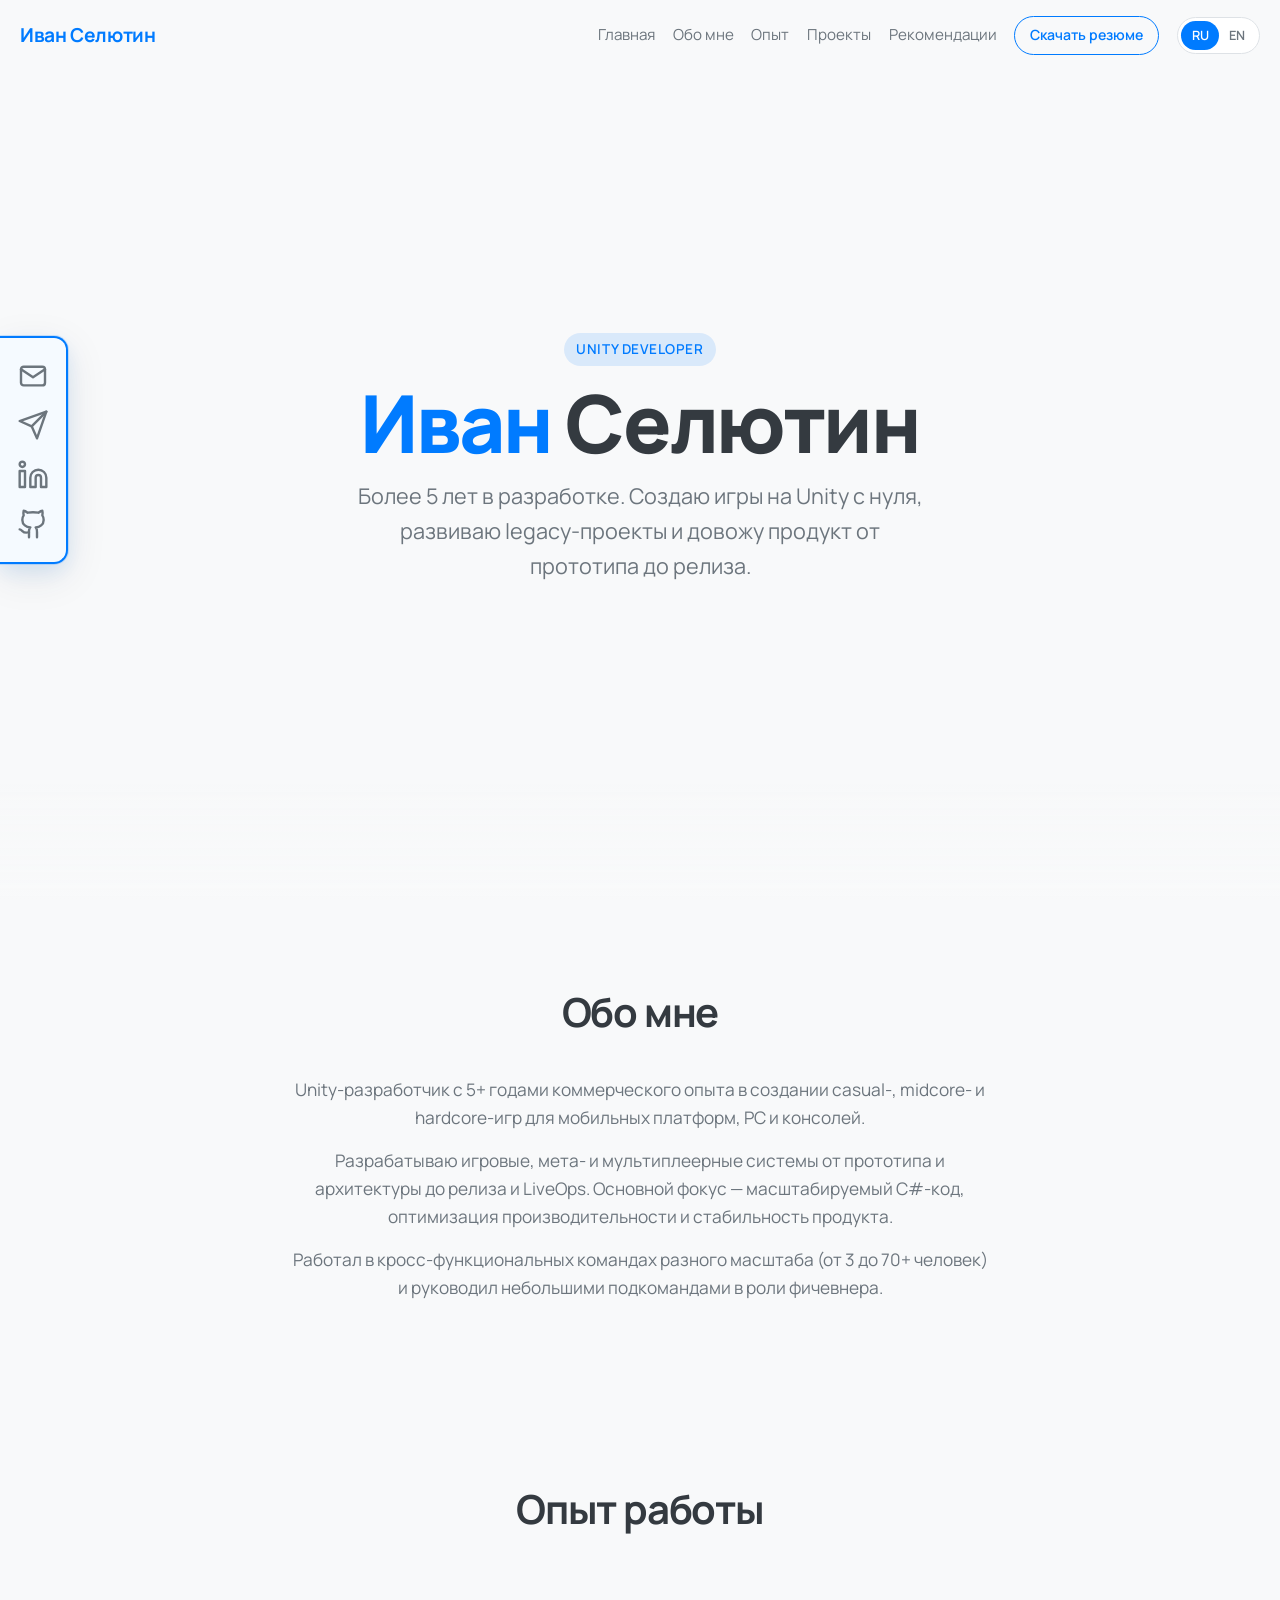
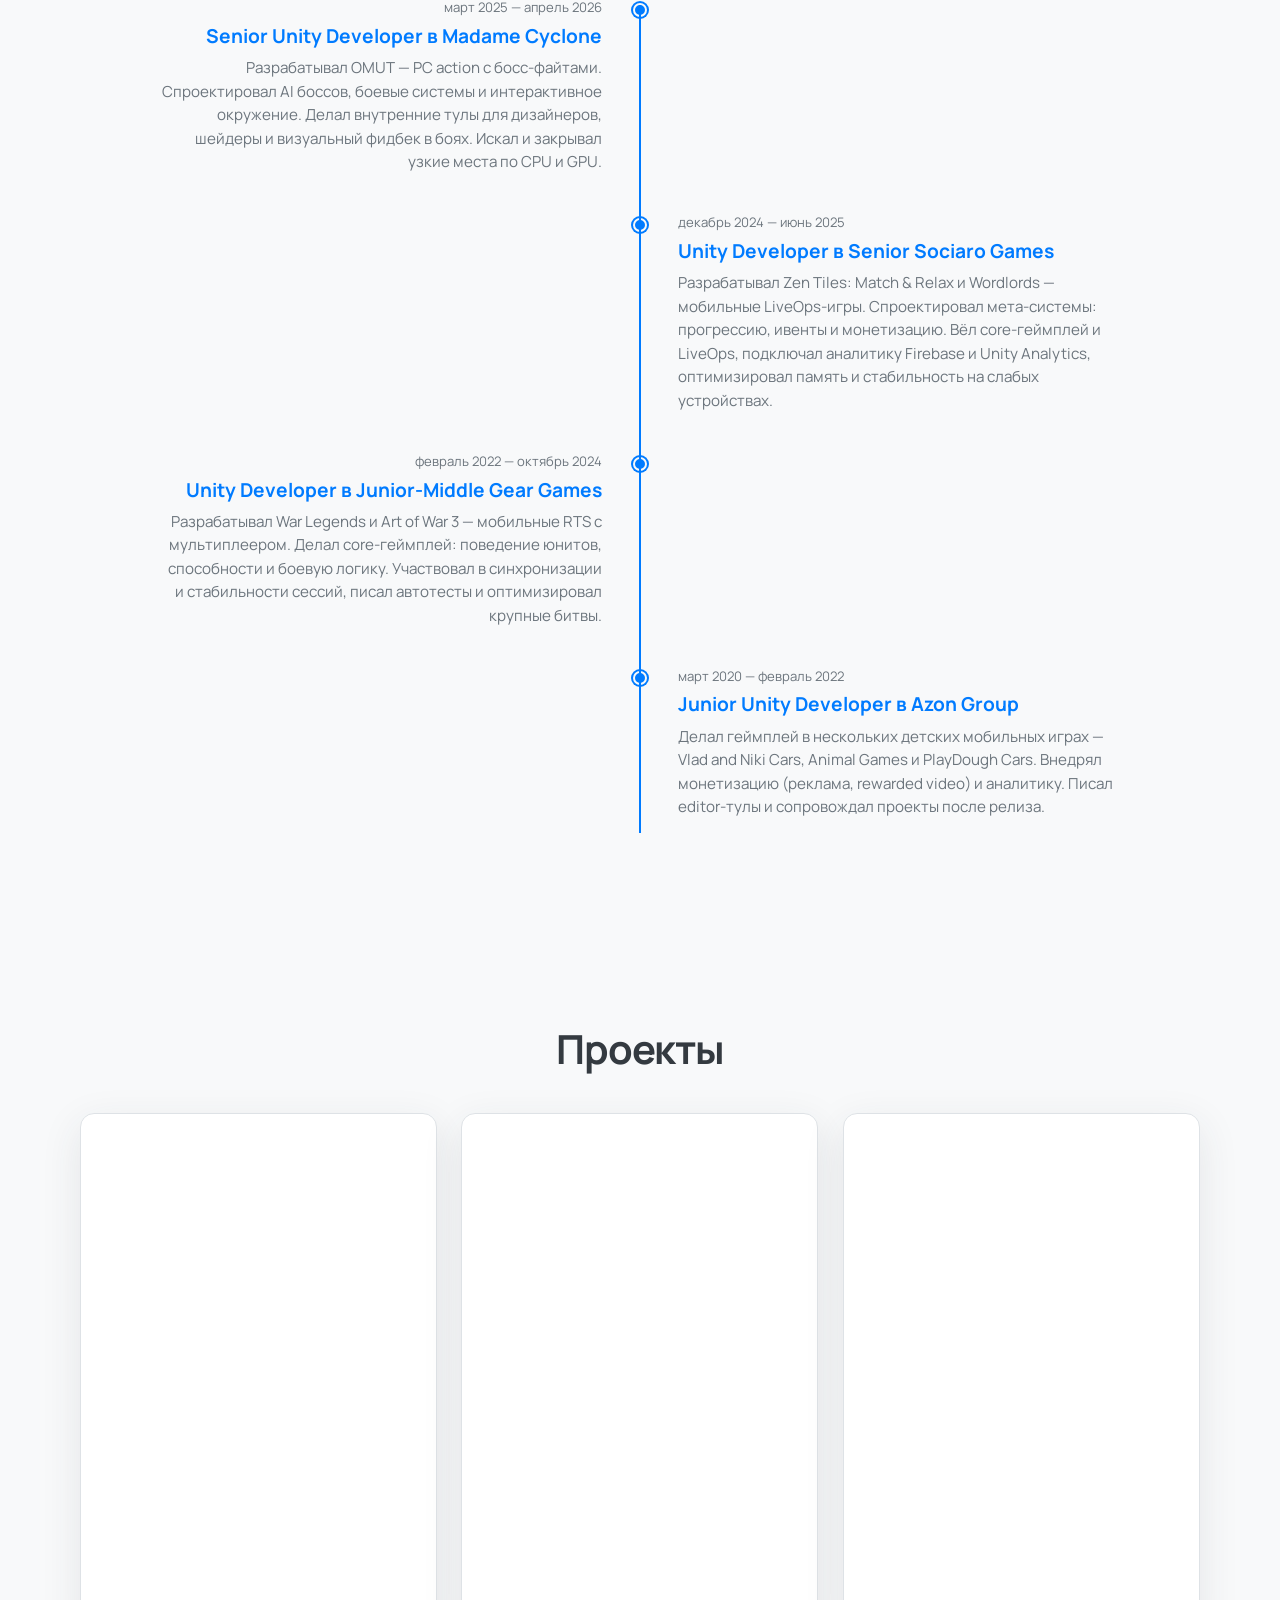
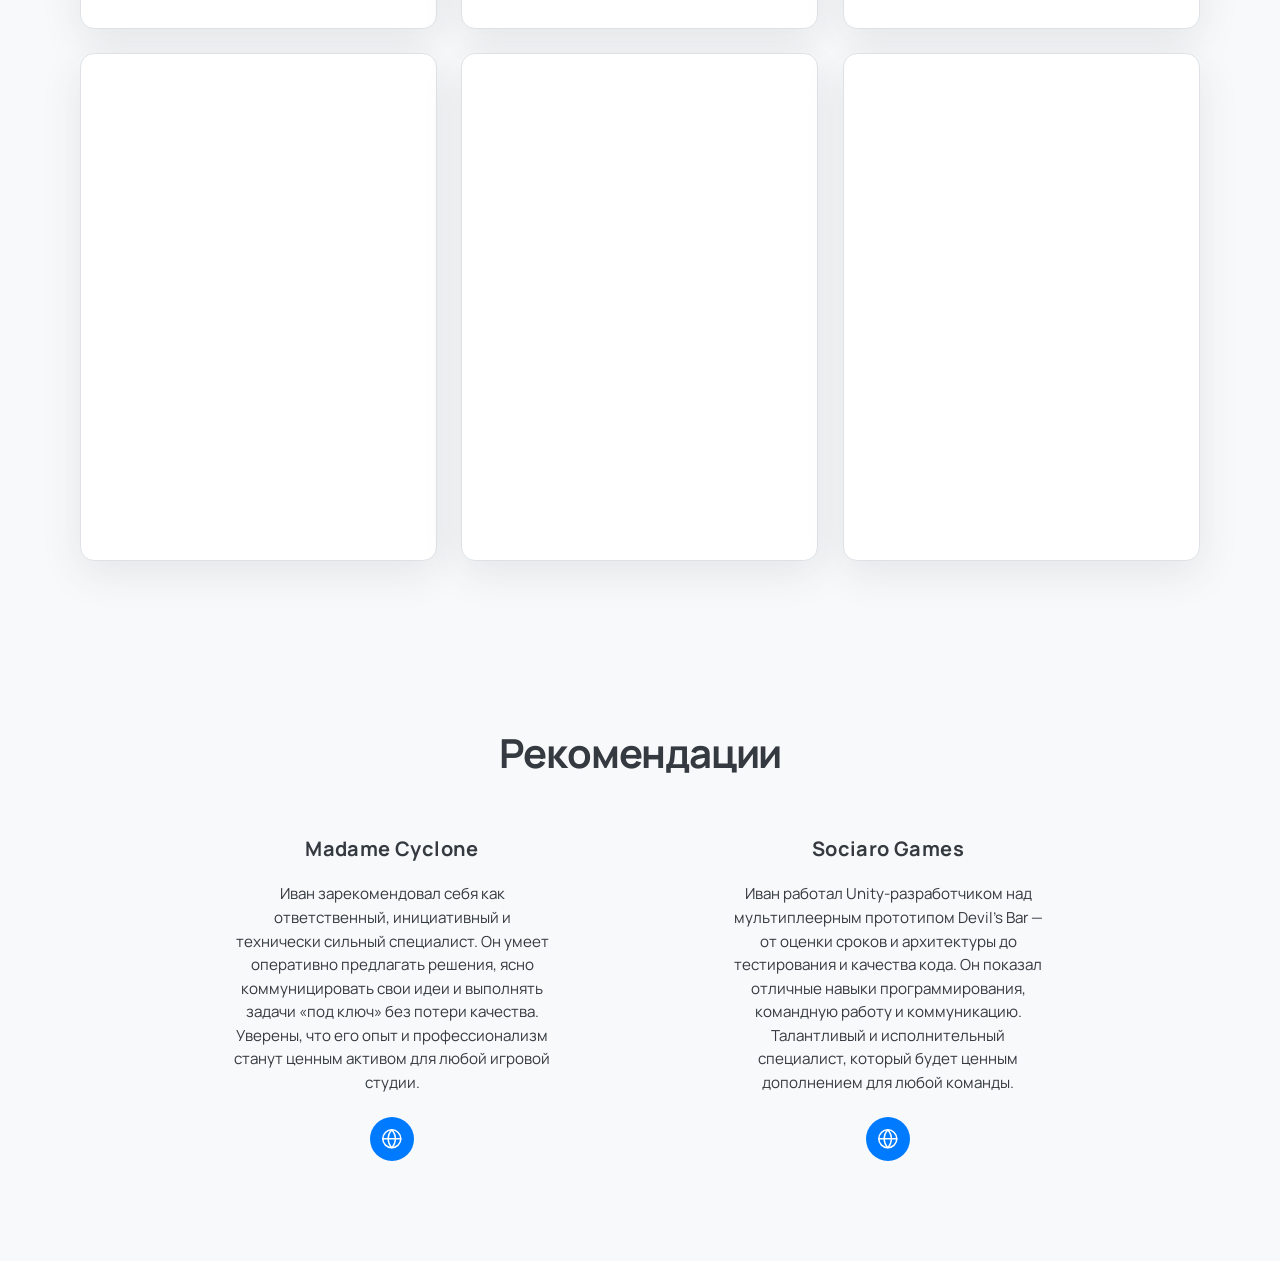
<file: index.html>
<!DOCTYPE html>
<html lang="ru">
  <head>
    <meta charset="UTF-8" />
    <meta name="viewport" content="width=device-width, initial-scale=1.0" />
    <meta
      name="description"
      content="Ivan Selyutin — Unity developer. Games, experience, and recommendations."
    />
    <meta http-equiv="Cache-Control" content="no-cache, no-store, must-revalidate" />
    <title>Ivan Selyutin — Unity Developer</title>
    <link rel="preconnect" href="https://fonts.googleapis.com" />
    <link rel="preconnect" href="https://fonts.gstatic.com" crossorigin />
    <link
      href="https://fonts.googleapis.com/css2?family=Manrope:wght@400;500;600;700;800&display=swap"
      rel="stylesheet"
    />
    <link rel="stylesheet" href="css/theme.css?v=20261118a" />
    <link rel="stylesheet" href="css/styles.css?v=20261118a" />
  </head>
  <body>
    <aside id="social-rail" class="social-rail" aria-label="Social links"></aside>

    <header id="site-header" class="site-header">
      <nav class="nav" aria-label="Primary">
        <span id="brand" class="brand">Your Name</span>

        <div class="nav-desktop">
          <a id="nav-home" class="nav-link" href="#hero">Home</a>
          <a id="nav-about" class="nav-link" href="#about">About</a>
          <a id="nav-experience" class="nav-link" href="#experience">Experience</a>
          <a id="nav-projects" class="nav-link" href="#projects">Projects</a>
          <a id="nav-recommendations" class="nav-link" href="#recommendations">Recommendations</a>
          <a id="nav-resume" class="btn" href="assets/resumes/SelyutinCV.pdf" target="_blank" rel="noopener noreferrer">CV</a>
          <div class="lang-switch" role="group" aria-label="Language">
            <button type="button" class="lang-btn" data-lang="ru">RU</button>
            <button type="button" class="lang-btn" data-lang="en">EN</button>
          </div>
        </div>

        <button id="menu-open" class="menu-toggle" type="button" aria-label="Open menu">
          <svg class="icon" viewBox="0 0 24 24" aria-hidden="true"><path d="M4 6h16M4 12h16M4 18h16" fill="none" stroke="currentColor" stroke-width="1.8" stroke-linecap="round"/></svg>
        </button>
      </nav>
    </header>

    <div id="mobile-menu" class="mobile-menu" aria-hidden="true">
      <div class="mobile-menu-top">
        <button id="menu-close" class="menu-toggle" type="button" aria-label="Close menu">
          <svg class="icon" viewBox="0 0 24 24" aria-hidden="true"><path d="M18 6 6 18M6 6l12 12" fill="none" stroke="currentColor" stroke-width="1.8" stroke-linecap="round"/></svg>
        </button>
      </div>
      <div class="mobile-menu-links">
        <a id="m-nav-home" href="#hero">Home</a>
        <a id="m-nav-about" href="#about">About</a>
        <a id="m-nav-experience" href="#experience">Experience</a>
        <a id="m-nav-projects" href="#projects">Projects</a>
        <a id="m-nav-recommendations" href="#recommendations">Recommendations</a>
        <a id="m-nav-resume" class="btn" href="assets/resumes/SelyutinCV.pdf" target="_blank" rel="noopener noreferrer">CV</a>
        <div class="lang-switch" role="group" aria-label="Language">
          <button type="button" class="lang-btn" data-lang="ru">RU</button>
          <button type="button" class="lang-btn" data-lang="en">EN</button>
        </div>
      </div>
    </div>

    <main>
      <section id="hero" class="hero">
        <div class="hero-bg" aria-hidden="true"></div>
        <div class="container hero-content">
          <div class="hero-inner">
            <span id="hero-kicker" class="hero-kicker"></span>
            <h1>
              <span id="hero-first" class="accent"></span>
              <span id="hero-last"></span>
            </h1>
            <p id="hero-tagline" class="hero-tagline"></p>
          </div>
        </div>
      </section>

      <section id="about" class="section container">
        <h2 id="about-title" class="section-title"></h2>
        <div id="about-content" class="about-text"></div>
      </section>

      <section id="experience" class="section container">
        <h2 id="experience-title" class="section-title"></h2>
        <div id="experience-timeline" class="timeline"></div>
      </section>

      <section id="projects" class="section container">
        <h2 id="projects-title" class="section-title"></h2>
        <div id="projects-grid" class="projects-grid"></div>
      </section>

      <section id="recommendations" class="section container">
        <h2 id="recommendations-title" class="section-title"></h2>
        <div id="recommendations-grid" class="reco-grid"></div>
      </section>

      <section id="social-footer" class="social-footer section container" aria-label="Social links">
        <div id="social-bar" class="social-bar"></div>
      </section>
    </main>

    <script type="module">
      import("./js/app.js?v=20261118a");
    </script>
    <script
      data-goatcounter="https://legavana.goatcounter.com/count"
      async
      src="https://gc.zgo.at/count.js"
    ></script>
    <!-- Yandex.Metrika counter -->
    <script type="text/javascript">
      (function (m, e, t, r, i, k, a) {
        m[i] =
          m[i] ||
          function () {
            (m[i].a = m[i].a || []).push(arguments);
          };
        m[i].l = 1 * new Date();
        for (var j = 0; j < document.scripts.length; j++) {
          if (document.scripts[j].src === r) {
            return;
          }
        }
        (k = e.createElement(t)),
          (a = e.getElementsByTagName(t)[0]),
          (k.async = 1),
          (k.src = r),
          a.parentNode.insertBefore(k, a);
      })(window, document, "script", "https://mc.yandex.ru/metrika/tag.js?id=114349921", "ym");

      ym(114349921, "init", {
        ssr: true,
        webvisor: true,
        clickmap: true,
        referrer: document.referrer,
        url: location.href,
        accurateTrackBounce: true,
        trackLinks: true,
      });
    </script>
    <noscript
      ><div>
        <img src="https://mc.yandex.ru/watch/114349921" style="position: absolute; left: -9999px" alt="" />
      </div
    ></noscript>
    <!-- /Yandex.Metrika counter -->
  </body>
</html>
</file>
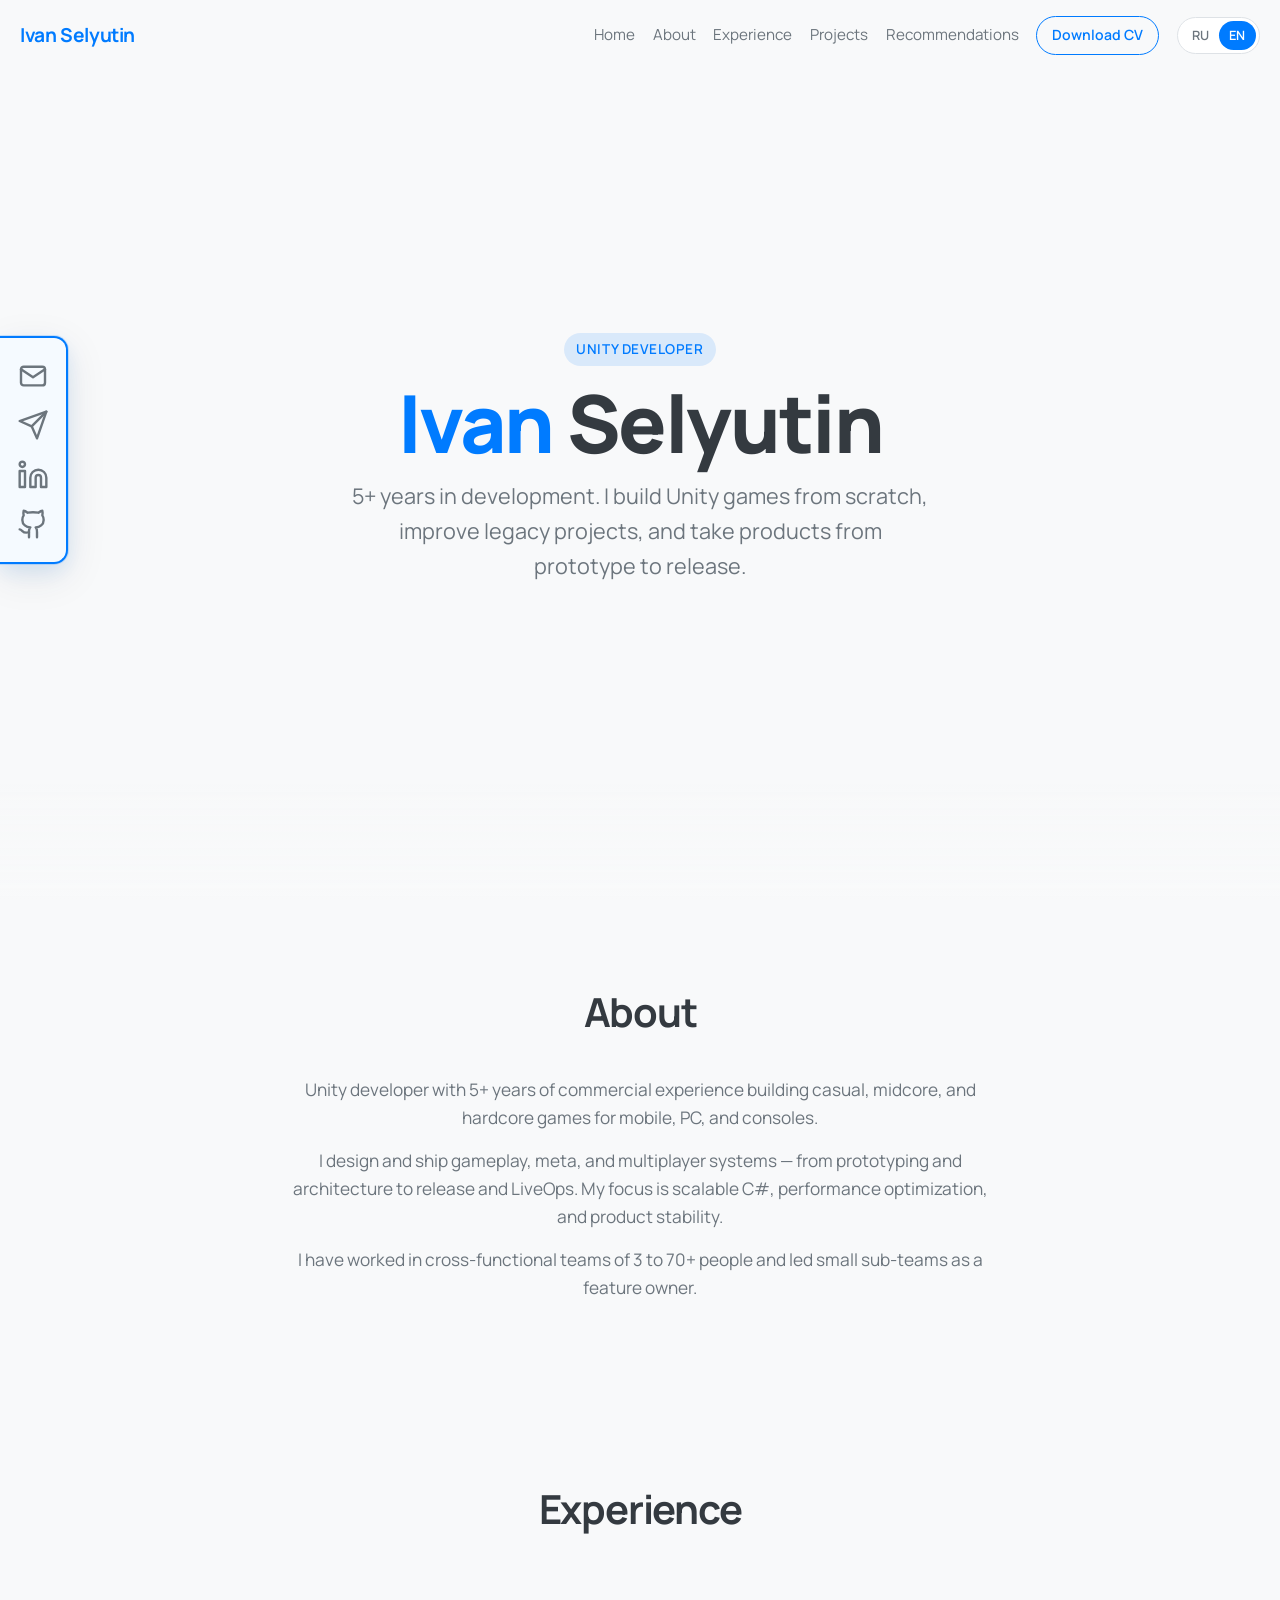
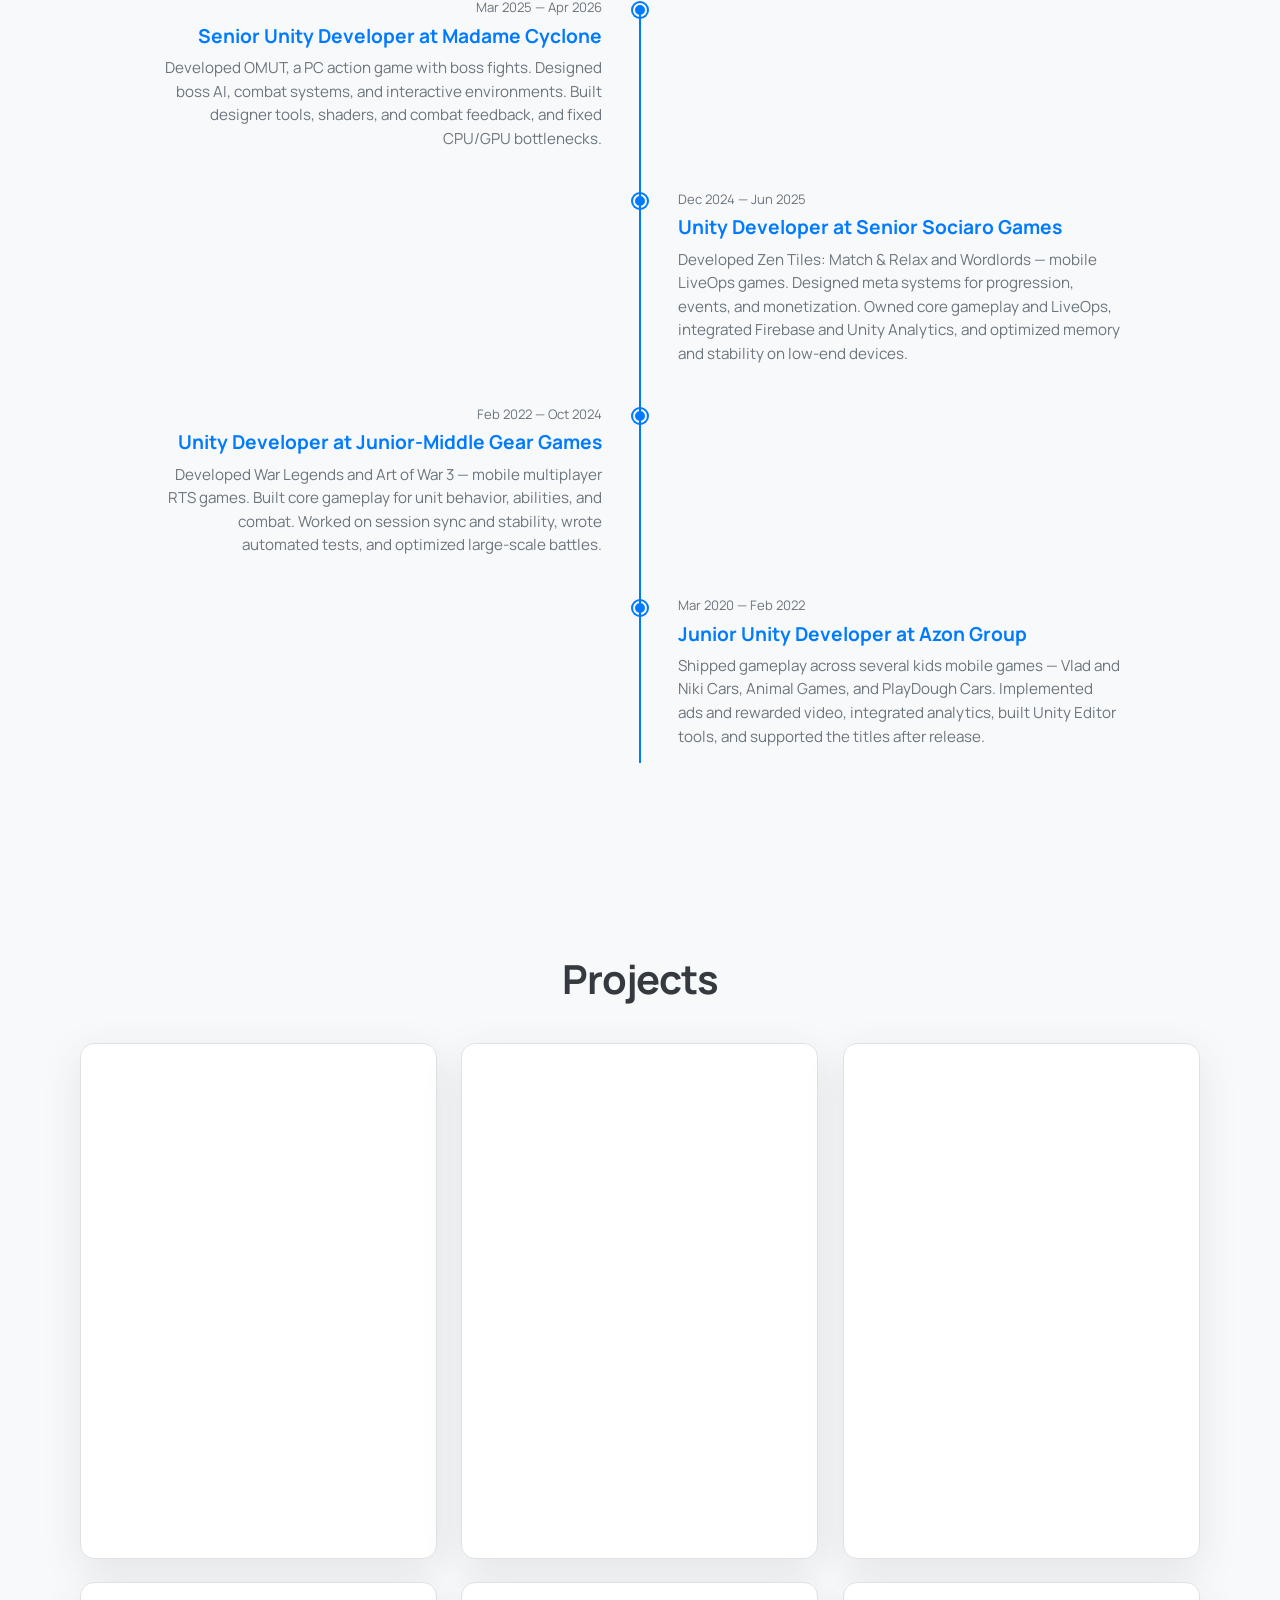
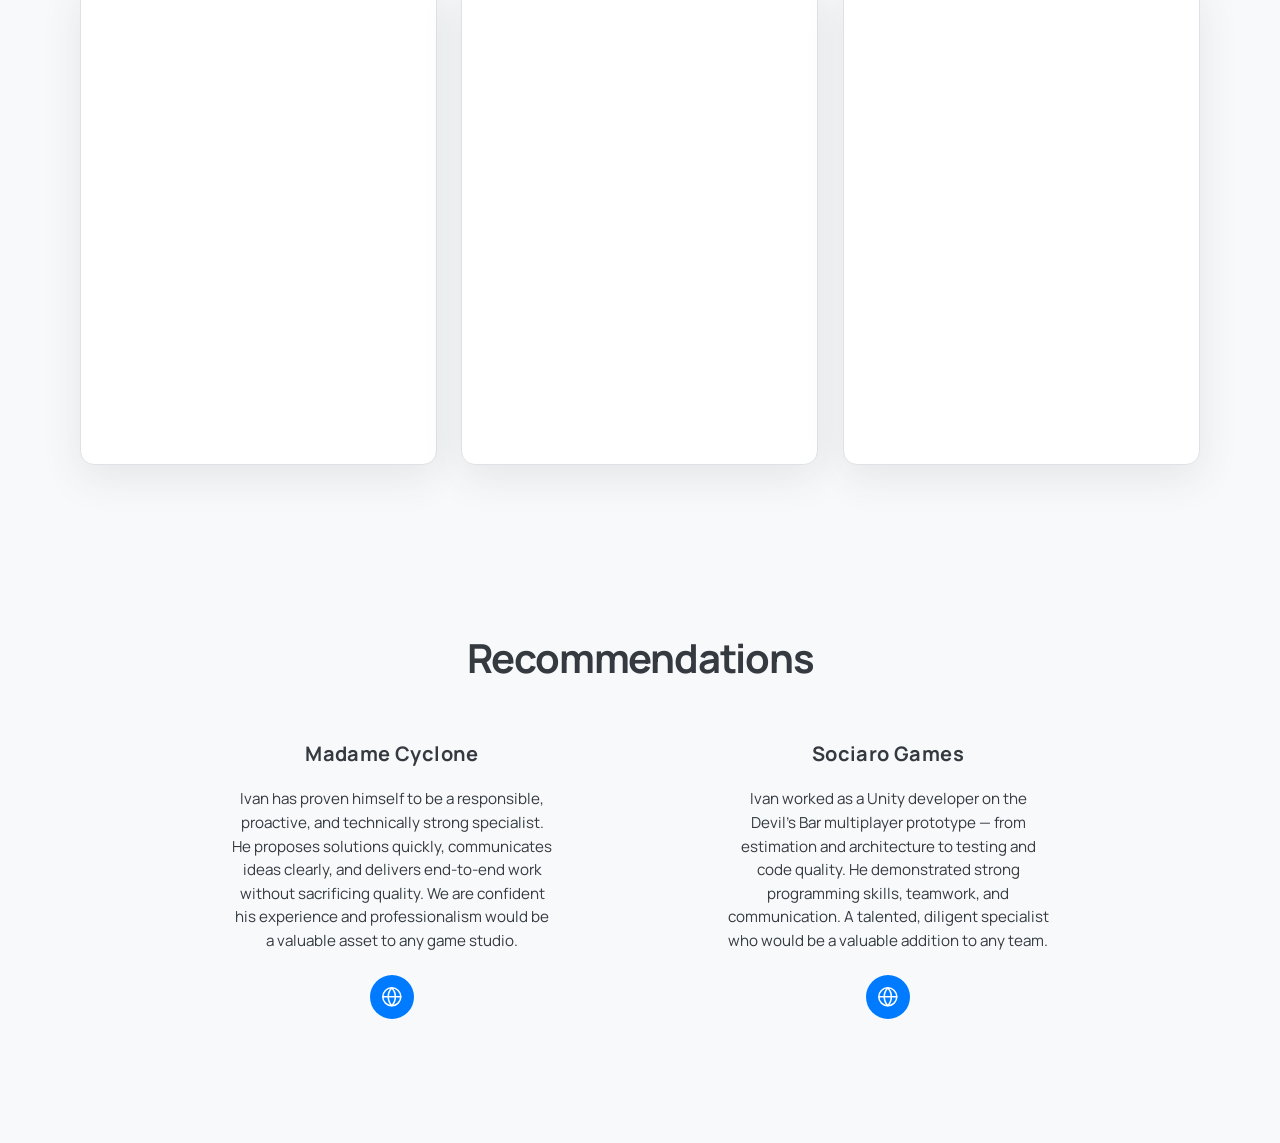
<file: en/index.html>
<!DOCTYPE html>
<html lang="en">
  <head>
    <meta charset="UTF-8" />
    <meta http-equiv="refresh" content="0;url=../?lang=en" />
    <link rel="canonical" href="../?lang=en" />
    <title>Ivan Selyutin — Unity Developer</title>
    <script>
      location.replace("../?lang=en" + location.hash);
    </script>
  </head>
  <body>
    <p><a href="../?lang=en">English version</a></p>
  </body>
</html>
</file>
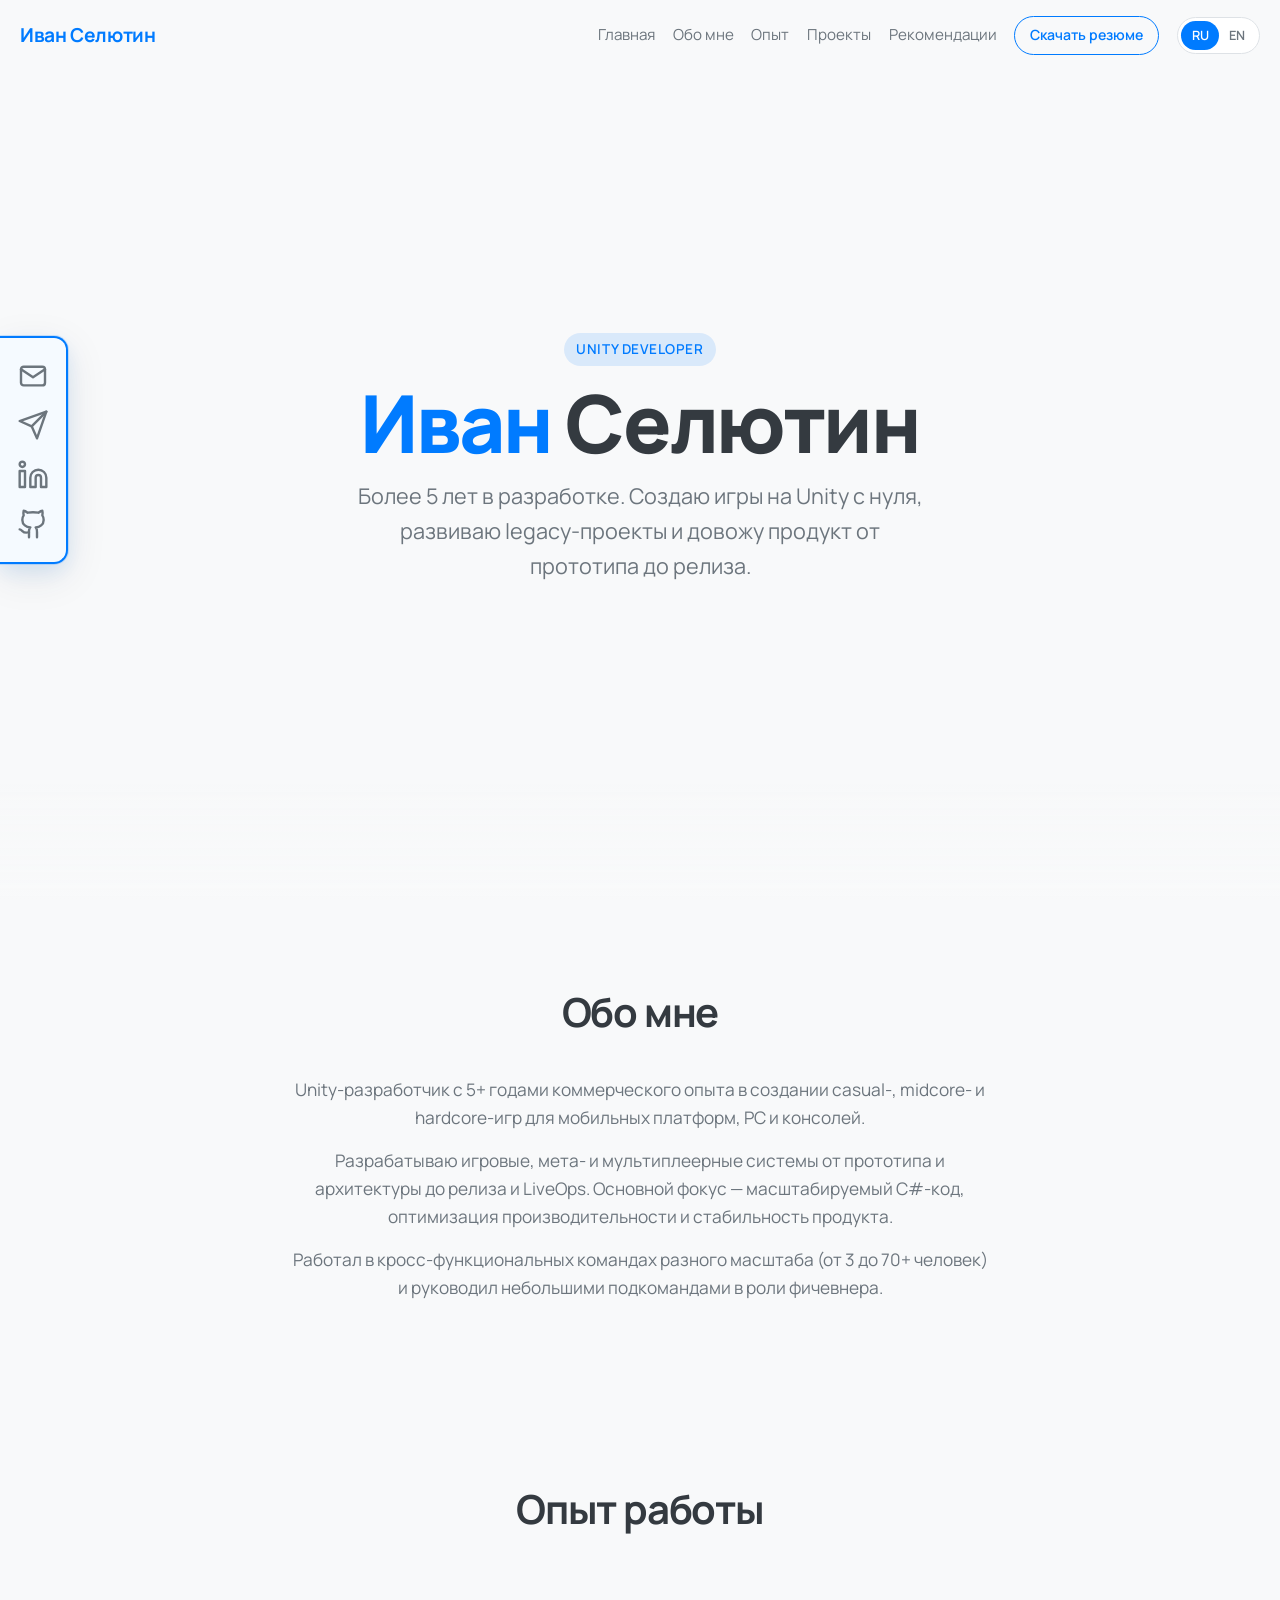
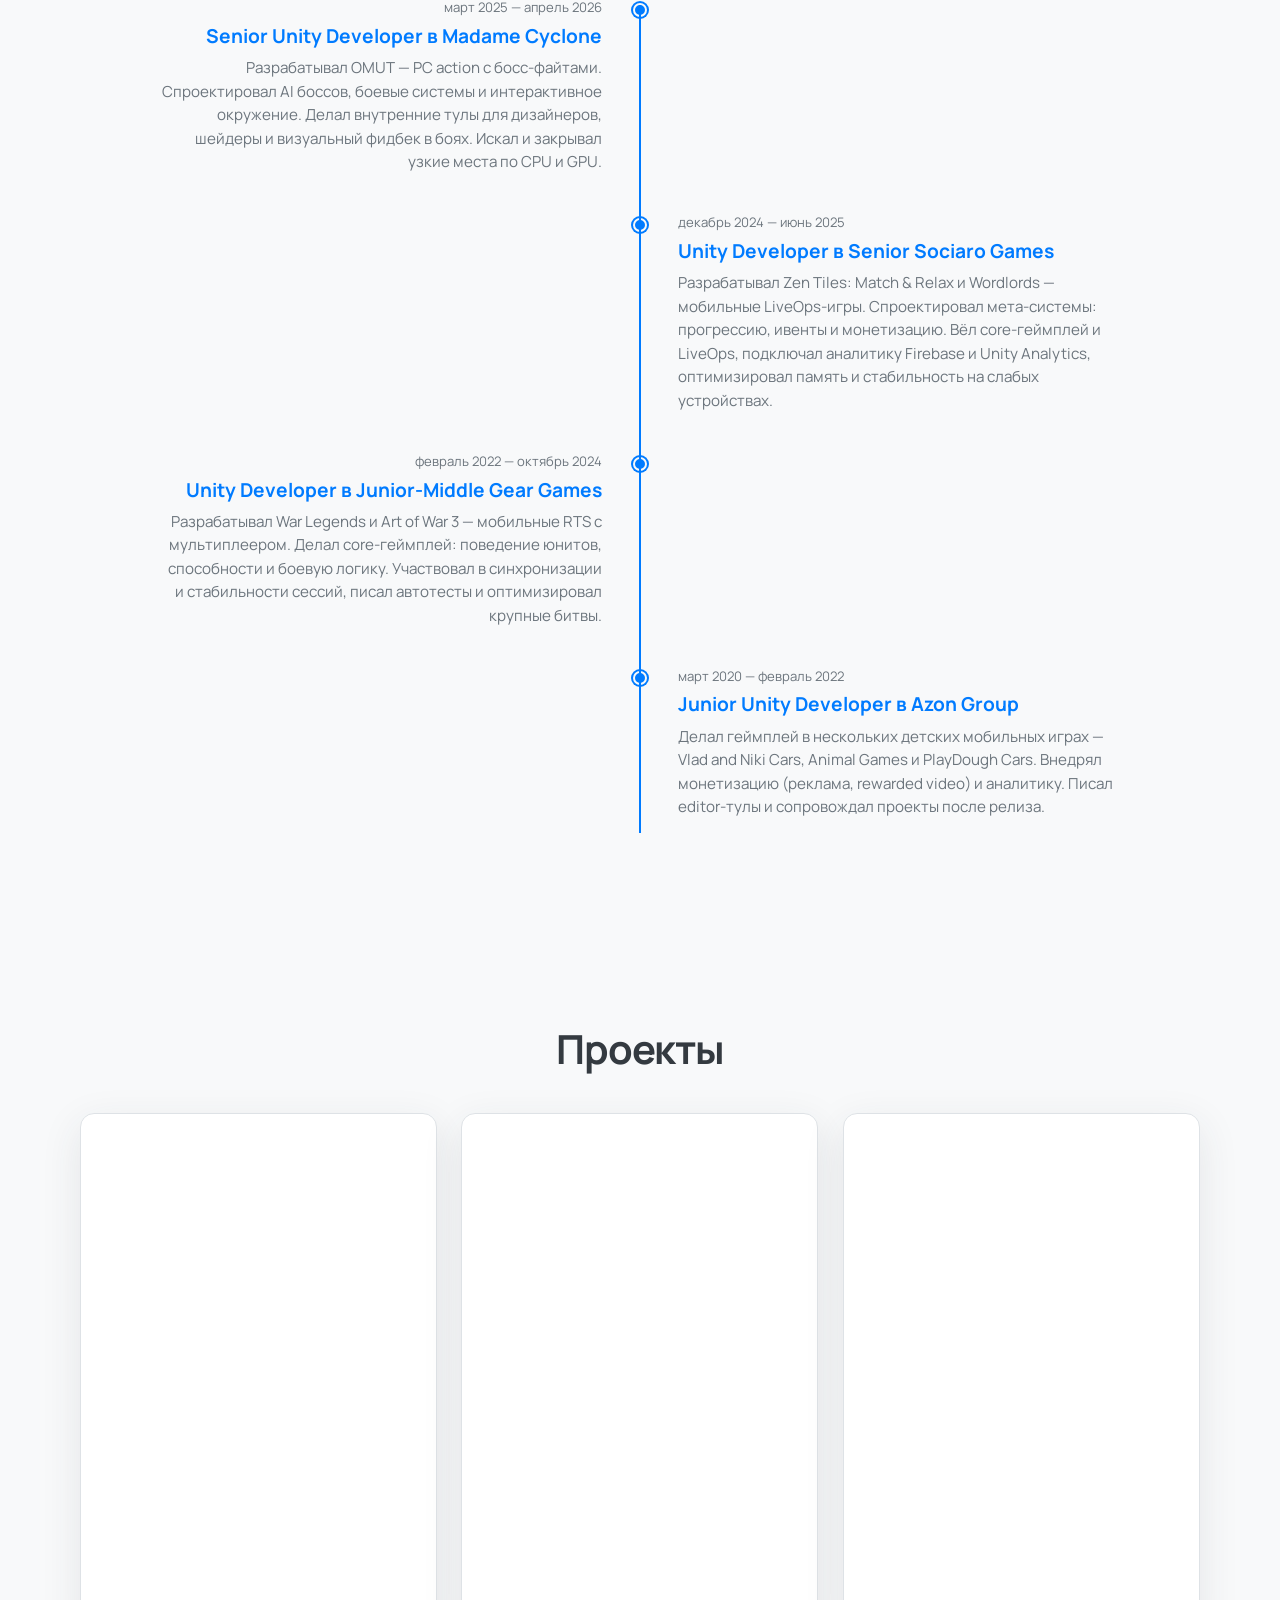
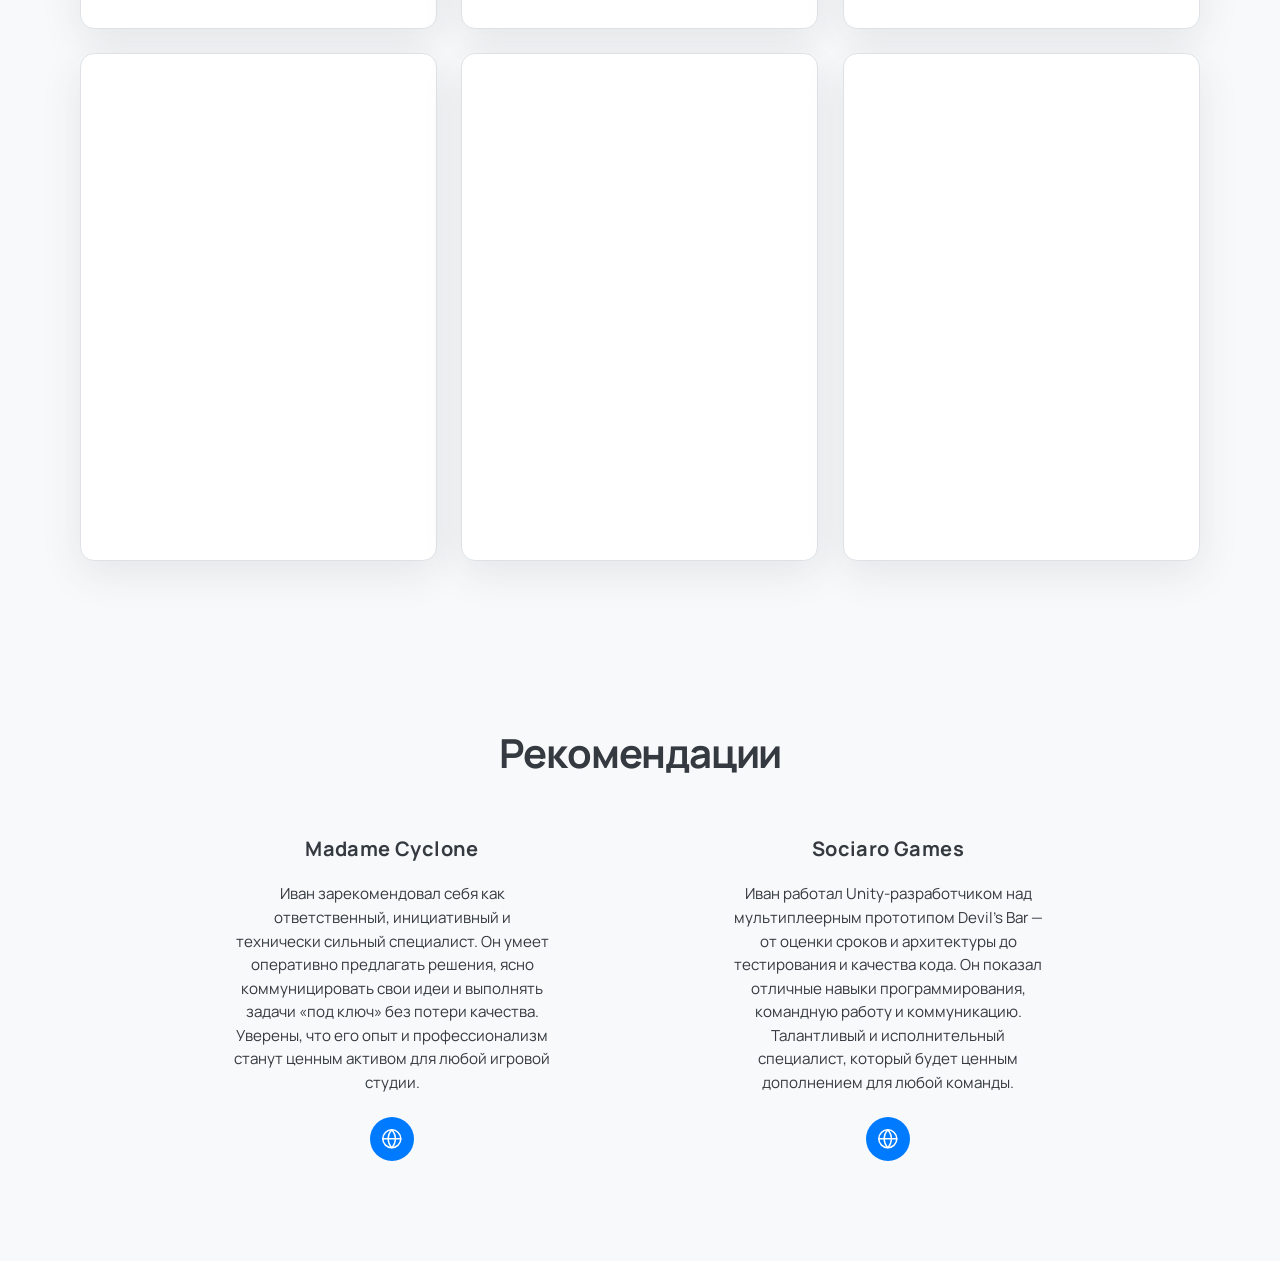
<file: ru/index.html>
<!DOCTYPE html>
<html lang="ru">
  <head>
    <meta charset="UTF-8" />
    <meta http-equiv="refresh" content="0;url=../?lang=ru" />
    <link rel="canonical" href="../?lang=ru" />
    <title>Иван Селютин — Unity Developer</title>
    <script>
      location.replace("../?lang=ru" + location.hash);
    </script>
  </head>
  <body>
    <p><a href="../?lang=ru">Русская версия</a></p>
  </body>
</html>
</file>
<file: css/theme.css>
:root {
  --color-bg: #f8f9fa;
  --color-surface: #ffffff;
  --color-surface-elevated: #ffffff;
  --color-border: #dee2e6;
  --color-text: #343a40;
  --color-text-muted: #6c757d;
  --color-accent: #007bff;
  --color-accent-hover: #0056b3;
  --color-accent-soft: rgba(0, 123, 255, 0.12);
  --color-on-accent: #ffffff;
  --color-footer: #e9ecef;

  --overlay-rgb: 248, 249, 250;

  --font-display: "Manrope", system-ui, sans-serif;
  --font-body: "Manrope", system-ui, sans-serif;

  --hero-height: 100vh;
  --hero-height-mobile: 100svh;
  --hero-bg-image: none;
  --hero-bg-size: cover;
  --hero-bg-position: center center;
  --hero-bg-overlay: 0;
  --hero-fade-height: 120px;

  --mosaic-icon-size: 28px;
  --mosaic-gap: 72px;
  --mosaic-opacity: 0.144;
  --mosaic-fade-ms: 1440;
  --mosaic-hold-ms: 810;
  --mosaic-cooldown-min-ms: 900;
  --mosaic-cooldown-max-ms: 2340;
  --mosaic-stagger-ms: 8100;
  --mosaic-density: 0.45;
  --mosaic-max-cells: 48;
  --mosaic-content-pad-x: 36px;
  --mosaic-content-pad-y: 28px;

  --page-bg-image: none;
  --page-bg-overlay: 0.2;

  --radius: 14px;
  --shadow: 0 12px 40px rgba(52, 58, 64, 0.1);
}
</file>
<file: css/styles.css>
*,
*::before,
*::after {
  box-sizing: border-box;
}

html {
  scroll-behavior: smooth;
}

body {
  margin: 0;
  min-height: 100vh;
  font-family: var(--font-body);
  color: var(--color-text);
  background-color: var(--color-bg);
  background-image:
    linear-gradient(rgba(var(--overlay-rgb), var(--page-bg-overlay)), rgba(var(--overlay-rgb), var(--page-bg-overlay))),
    var(--page-bg-image);
  background-size: cover;
  background-attachment: fixed;
  background-position: center;
  line-height: 1.6;
  -webkit-font-smoothing: antialiased;
  overflow-x: hidden;
}

::selection {
  background: var(--color-accent);
  color: var(--color-on-accent);
}

img {
  max-width: 100%;
  display: block;
}

a {
  color: inherit;
  text-decoration: none;
}

button,
input,
textarea {
  font: inherit;
}

.container {
  width: min(1120px, calc(100% - 2.5rem));
  margin-inline: auto;
}

@media (max-width: 480px) {
  .container {
    width: min(1120px, calc(100% - 1.5rem));
  }
}

.social-rail {
  --social-cycle: 12s;
  --social-step: 1.6s;

  position: fixed;
  left: 0;
  top: 50%;
  transform: translateY(-50%);
  z-index: 40;
  display: none;
  flex-direction: column;
  gap: 1.1rem;
  padding: 1.35rem 1.05rem;
  background: color-mix(in srgb, var(--color-surface) 96%, var(--color-accent) 4%);
  border: 2px solid var(--color-accent);
  border-left: 0;
  border-radius: 0 var(--radius) var(--radius) 0;
  box-shadow:
    0 0 0 1px color-mix(in srgb, var(--color-accent) 18%, transparent),
    0 8px 20px color-mix(in srgb, var(--color-accent) 10%, transparent),
    var(--shadow);
}

.social-rail a {
  position: relative;
  display: grid;
  place-items: center;
  border-radius: 8px;
  color: var(--color-text-muted);
  transition: transform 0.2s ease, color 0.2s ease;
}

.social-rail a:hover {
  color: var(--color-accent);
  transform: translateX(3px);
}

.social-rail a:hover .icon {
  animation: none;
  color: var(--color-accent);
  filter: none;
}

.social-rail .icon {
  width: 2rem;
  height: 2rem;
  color: inherit;
  animation: social-icon-wave var(--social-cycle) ease-in-out infinite;
  animation-delay: calc(var(--i, 0) * var(--social-step));
}

@keyframes social-icon-wave {
  0%,
  5%,
  22%,
  100% {
    color: var(--color-text-muted);
    filter: none;
  }
  10%,
  14% {
    color: var(--color-accent);
    filter: drop-shadow(0 0 1.5px color-mix(in srgb, var(--color-accent) 45%, transparent));
  }
}

.social-footer {
  display: flex;
  justify-content: center;
  padding-top: 0.5rem;
  padding-bottom: 2.25rem;
}

@media (max-width: 899px) {
  #recommendations.section {
    padding-bottom: 2.25rem;
  }
}

@media (min-width: 900px) {
  .social-rail {
    display: flex;
  }

  .social-footer {
    display: none;
  }
}

.social-bar {
  --social-cycle: 12s;
  --social-step: 1.6s;

  display: inline-flex;
  flex-direction: row;
  align-items: center;
  gap: 1.1rem;
  padding: 1.05rem 1.35rem;
  background: color-mix(in srgb, var(--color-surface) 96%, var(--color-accent) 4%);
  border: 2px solid var(--color-accent);
  border-radius: var(--radius);
  box-shadow:
    0 0 0 1px color-mix(in srgb, var(--color-accent) 18%, transparent),
    0 8px 20px color-mix(in srgb, var(--color-accent) 10%, transparent),
    var(--shadow);
}

.social-bar a {
  position: relative;
  display: grid;
  place-items: center;
  border-radius: 8px;
  color: var(--color-text-muted);
  transition: transform 0.2s ease, color 0.2s ease;
}

.social-bar a:hover {
  color: var(--color-accent);
  transform: translateY(-3px);
}

.social-bar a:hover .icon {
  animation: none;
  color: var(--color-accent);
  filter: none;
}

.social-bar .icon {
  width: 2rem;
  height: 2rem;
  color: inherit;
  animation: social-icon-wave var(--social-cycle) ease-in-out infinite;
  animation-delay: calc(var(--i, 0) * var(--social-step));
}

@media (prefers-reduced-motion: reduce) {
  .social-rail .icon,
  .social-bar .icon {
    animation: none;
  }
}

.site-header {
  position: fixed;
  inset: 0 0 auto;
  z-index: 50;
  transition: background 0.25s ease, border-color 0.25s ease, backdrop-filter 0.25s ease;
  border-bottom: 1px solid transparent;
}

.site-header.is-scrolled {
  background: color-mix(in srgb, var(--color-bg) 82%, transparent);
  backdrop-filter: blur(14px);
  border-bottom-color: var(--color-border);
}

.nav {
  display: flex;
  align-items: center;
  justify-content: space-between;
  gap: 1rem;
  width: 100%;
  padding: 1rem 1.25rem;
}

@media (max-width: 480px) {
  .nav {
    padding: 1rem 0.75rem;
  }
}

.brand {
  font-family: var(--font-display);
  font-weight: 700;
  font-size: 1.2rem;
  letter-spacing: -0.02em;
  color: var(--color-accent);
  white-space: nowrap;
  cursor: default;
  user-select: none;
  pointer-events: none;
}

@media (max-width: 480px) {
  .brand {
    font-size: 1.05rem;
  }
}

.nav-desktop {
  display: none;
  align-items: center;
  gap: 1.1rem;
}

.nav-link {
  color: var(--color-text-muted);
  font-size: 0.95rem;
  transition: color 0.2s ease;
}

.nav-link:hover,
.nav-link.is-active {
  color: var(--color-text);
}

.btn {
  display: inline-flex;
  align-items: center;
  justify-content: center;
  gap: 0.45rem;
  border: 1.5px solid var(--color-accent);
  color: var(--color-accent);
  background: transparent;
  border-radius: 999px;
  padding: 0.45rem 0.95rem;
  font-size: 0.88rem;
  font-weight: 600;
  cursor: pointer;
  transition: background 0.2s ease, color 0.2s ease, border-color 0.2s ease, transform 0.2s ease;
}

.btn:hover {
  background: var(--color-accent);
  color: var(--color-on-accent);
}

.btn-solid {
  background: var(--color-accent);
  color: var(--color-on-accent);
}

.btn-solid:hover {
  background: var(--color-accent-hover);
  border-color: var(--color-accent-hover);
}

.lang-switch {
  display: inline-flex;
  padding: 0.2rem;
  border-radius: 999px;
  background: var(--color-surface-elevated);
  border: 1px solid var(--color-border);
}

.lang-btn {
  border: 0;
  background: transparent;
  color: var(--color-text-muted);
  padding: 0.28rem 0.65rem;
  border-radius: 999px;
  cursor: pointer;
  font-weight: 600;
  font-size: 0.8rem;
}

.lang-btn.is-active {
  background: var(--color-accent);
  color: var(--color-on-accent);
}

.menu-toggle {
  display: inline-flex;
  align-items: center;
  justify-content: center;
  border: 0;
  background: transparent;
  color: var(--color-accent);
  cursor: pointer;
  padding: 0.25rem;
}

@media (min-width: 960px) {
  .nav-desktop {
    display: flex;
  }

  .menu-toggle {
    display: none;
  }
}

.mobile-menu {
  position: fixed;
  inset: 0;
  z-index: 60;
  display: none;
  flex-direction: column;
  padding: 1.25rem;
  background: color-mix(in srgb, var(--color-bg) 92%, transparent);
  backdrop-filter: blur(16px);
}

.mobile-menu.is-open {
  display: flex;
}

.mobile-menu-top {
  display: flex;
  justify-content: flex-end;
}

.mobile-menu-links {
  margin: auto 0;
  display: flex;
  flex-direction: column;
  align-items: center;
  gap: 1.25rem;
  font-size: 1.25rem;
}

.hero {
  position: relative;
  width: 100%;
  height: var(--hero-height);
  min-height: var(--hero-height);
  display: grid;
  place-items: center;
  text-align: center;
  padding: 7rem 0 4rem;
  overflow: visible;
}

.hero-bg {
  position: absolute;
  inset: 0;
  z-index: 0;
  background-color: transparent;
  background-image:
    linear-gradient(rgba(var(--overlay-rgb), var(--hero-bg-overlay)), rgba(var(--overlay-rgb), var(--hero-bg-overlay))),
    var(--hero-bg-image);
  background-size: var(--hero-bg-size);
  background-position: var(--hero-bg-position);
  background-repeat: no-repeat;
  pointer-events: none;
}

.hero-bg::after {
  content: "";
  position: absolute;
  inset: auto 0 0;
  height: var(--hero-fade-height);
  background: linear-gradient(transparent, var(--color-bg));
  pointer-events: none;
}

main {
  position: relative;
  z-index: 1;
}

main > .section,
main > .hero {
  position: relative;
  z-index: 1;
}

.icon-mosaic {
  position: absolute;
  left: 0;
  top: 0;
  width: 100%;
  z-index: 0;
  pointer-events: none;
  overflow: hidden;
  contain: layout paint;
}

.icon-mosaic.is-scrolling .icon-mosaic__cell img {
  transition: none;
}

.icon-mosaic__cell {
  position: absolute;
  width: var(--mosaic-icon-size);
  height: var(--mosaic-icon-size);
  transform: translate(-50%, -50%);
  contain: layout paint size;
  content-visibility: auto;
  contain-intrinsic-size: var(--mosaic-icon-size) var(--mosaic-icon-size);
}

.icon-mosaic__cell img {
  width: 100%;
  height: 100%;
  opacity: 0;
  object-fit: contain;
  image-rendering: pixelated;
  image-rendering: crisp-edges;
  transition: opacity calc(var(--mosaic-fade-ms) * 1ms) ease;
  will-change: opacity;
}

.icon-mosaic__cell.is-on img {
  opacity: var(--mosaic-opacity);
}

@media (prefers-reduced-motion: reduce) {
  .icon-mosaic {
    display: none;
  }
}

.hero-content {
  position: relative;
  z-index: 2;
  width: min(1120px, calc(100% - 2.5rem));
  margin-inline: auto;
}

.hero-inner {
  position: relative;
  z-index: 2;
  max-width: 860px;
  margin-inline: auto;
}

@media (max-width: 767px) {
  .hero {
    height: var(--hero-height-mobile);
    min-height: var(--hero-height-mobile);
    padding: 5.5rem 0 3rem;
  }

  .hero-inner {
    padding-inline: 0.15rem;
  }

  .hero h1 {
    font-size: clamp(2.2rem, 11vw, 3.4rem);
    word-break: break-word;
  }

  .hero-tagline {
    font-size: 1.02rem;
    padding-inline: 0.15rem;
  }

  .section {
    padding: 3.25rem 0;
  }

  #experience .section-title,
  #recommendations .section-title {
    margin-bottom: 2rem;
  }

  .project-card:hover {
    transform: none;
  }

  .project-body h3 {
    overflow-wrap: anywhere;
  }

  .timeline-item h3 {
    font-size: 1.05rem;
    overflow-wrap: anywhere;
  }

  .timeline-text {
    font-size: 0.92rem;
  }

  .reco-text {
    max-width: none;
    font-size: 0.92rem;
  }

  .about-text {
    font-size: 1rem;
  }
}

.hero-kicker {
  display: inline-block;
  margin-bottom: 1rem;
  padding: 0.35rem 0.8rem;
  border-radius: 999px;
  background: var(--color-accent-soft);
  color: var(--color-accent);
  font-size: 0.85rem;
  font-weight: 600;
  letter-spacing: 0.04em;
  text-transform: uppercase;
}

.hero h1 {
  margin: 0 0 1rem;
  font-family: var(--font-display);
  font-weight: 800;
  font-size: clamp(2.6rem, 8vw, 5rem);
  line-height: 1.02;
  letter-spacing: -0.03em;
}

.hero h1 .accent {
  color: var(--color-accent);
}

.hero-tagline {
  margin: 0 auto 2rem;
  max-width: 36rem;
  color: var(--color-text-muted);
  font-size: clamp(1.05rem, 2.4vw, 1.35rem);
  font-weight: 400;
}

.section {
  padding: 5rem 0;
}

.section-title {
  margin: 0 0 2rem;
  font-family: var(--font-display);
  font-size: clamp(1.8rem, 4vw, 2.5rem);
  letter-spacing: -0.03em;
}

#experience .section-title {
  text-align: center;
  margin-bottom: 3.5rem;
}

#about .section-title,
#projects .section-title {
  text-align: center;
}

.about-text {
  max-width: 44rem;
  margin-inline: auto;
  color: var(--color-text-muted);
  font-size: 1.08rem;
  text-align: center;
}

.about-text p {
  margin: 0 0 1rem;
}

.projects-grid {
  display: grid;
  grid-template-columns: 1fr;
  gap: 1.5rem;
}

@media (min-width: 720px) {
  .projects-grid {
    grid-template-columns: repeat(2, 1fr);
  }
}

@media (min-width: 1024px) {
  .projects-grid {
    grid-template-columns: repeat(3, 1fr);
  }
}

.project-card {
  display: flex;
  flex-direction: column;
  background: var(--color-surface);
  border: 1px solid var(--color-border);
  border-radius: var(--radius);
  overflow: hidden;
  box-shadow: var(--shadow);
  transition: transform 0.25s ease, border-color 0.25s ease;
  content-visibility: auto;
  contain-intrinsic-size: auto 520px;
}

.project-card:hover {
  transform: translateY(-4px);
  border-color: color-mix(in srgb, var(--color-accent) 45%, var(--color-border));
}

.carousel {
  position: relative;
  aspect-ratio: 16 / 10;
  background: var(--color-surface-elevated);
  overflow: hidden;
}

.carousel-track {
  display: flex;
  height: 100%;
  transition: transform 0.35s ease;
}

.carousel-slide {
  position: relative;
  min-width: 100%;
  height: 100%;
  overflow: hidden;
}

.carousel-slide img {
  position: relative;
  z-index: 1;
  width: 100%;
  height: 100%;
  object-fit: cover;
  pointer-events: none;
}

.carousel-slide--contain {
  display: grid;
  place-items: center;
  background: #eef0df;
}

.carousel-slide--contain .carousel-slide__backdrop {
  position: absolute;
  inset: -16px;
  background-position: center;
  background-size: cover;
  filter: blur(8px);
  opacity: 0.18;
  transform: scale(1.05);
}

.carousel-slide--contain::after {
  content: "";
  position: absolute;
  inset: 0;
  background: rgba(248, 249, 250, 0.28);
}

.carousel-slide--contain img {
  position: absolute;
  inset: 0;
  width: 100%;
  height: 100%;
  max-width: none;
  object-fit: contain;
}

.carousel-placeholder {
  width: 100%;
  height: 100%;
  display: grid;
  place-items: center;
  background:
    radial-gradient(circle at 30% 20%, var(--color-accent-soft), transparent 55%),
    linear-gradient(145deg, #e9ecef, #f8f9fa);
  color: var(--color-text-muted);
  font-size: 0.9rem;
  padding: 1rem;
  text-align: center;
}

.carousel-nav {
  position: absolute;
  inset: 0;
  z-index: 3;
  display: flex;
  align-items: center;
  justify-content: space-between;
  padding: 0.5rem;
  pointer-events: none;
}

.carousel-btn {
  pointer-events: auto;
  width: 2.1rem;
  height: 2.1rem;
  border: 0;
  border-radius: 999px;
  background: color-mix(in srgb, var(--color-bg) 70%, transparent);
  color: var(--color-text);
  cursor: pointer;
  display: grid;
  place-items: center;
  backdrop-filter: blur(8px);
  transition: background 0.2s ease, color 0.2s ease;
}

.carousel-btn:hover {
  background: var(--color-accent);
  color: var(--color-on-accent);
}

.carousel-dots {
  position: absolute;
  left: 0;
  right: 0;
  bottom: 0.65rem;
  z-index: 3;
  display: flex;
  justify-content: center;
  gap: 0.35rem;
}

.carousel-dot {
  width: 0.45rem;
  height: 0.45rem;
  border-radius: 999px;
  border: 0;
  padding: 0;
  background: rgba(52, 58, 64, 0.28);
  cursor: pointer;
}

.carousel-dot.is-active {
  background: var(--color-accent);
  width: 1rem;
}

.project-body {
  display: flex;
  flex-direction: column;
  gap: 0.75rem;
  padding: 1.15rem 1.2rem 1.3rem;
  flex: 1;
}

.project-body h3 {
  margin: 0;
  padding: 0.08em 0 0.18em;
  font-family: var(--font-body);
  font-size: 1.15rem;
  font-weight: 700;
  line-height: 1.4;
  letter-spacing: -0.01em;
  overflow: visible;
}

.project-body p {
  margin: 0;
  color: var(--color-text-muted);
  font-size: 0.95rem;
  flex: 1;
}

.tags {
  display: flex;
  flex-wrap: wrap;
  gap: 0.4rem;
}

.tag {
  font-size: 0.75rem;
  font-weight: 600;
  padding: 0.22rem 0.55rem;
  border-radius: 999px;
  background: var(--color-accent-soft);
  color: var(--color-accent);
}

.project-links {
  display: flex;
  flex-wrap: wrap;
  gap: 0.5rem;
}

.project-links a {
  font-size: 0.85rem;
  font-weight: 600;
  color: var(--color-accent);
}

.project-links a:hover {
  color: var(--color-accent-hover);
}

.timeline {
  position: relative;
  max-width: 960px;
  margin-inline: auto;
}

.timeline::before {
  content: "";
  position: absolute;
  left: 50%;
  top: 0.45rem;
  bottom: 1.5rem;
  width: 2px;
  background: var(--color-accent);
  transform: translateX(-50%);
}

.timeline-item {
  display: grid;
  grid-template-columns: 1fr 20px 1fr;
  align-items: start;
  background: none;
  border: 0;
  border-radius: 0;
  padding: 0 0 2.4rem;
}

.timeline-item::before {
  content: "";
  grid-column: 2;
  grid-row: 1;
  width: 14px;
  height: 14px;
  margin-top: 0.35rem;
  justify-self: center;
  border-radius: 50%;
  background: var(--color-accent);
  border: 2px solid var(--color-bg);
  box-shadow: 0 0 0 2px var(--color-accent);
}

.timeline-item--left .timeline-content {
  grid-column: 1;
  text-align: right;
  padding-right: 1.75rem;
}

.timeline-item--right .timeline-content {
  grid-column: 3;
  text-align: left;
  padding-left: 1.75rem;
}

.timeline-meta {
  display: flex;
  flex-wrap: wrap;
  gap: 0.35rem 0.85rem;
  margin-bottom: 0.35rem;
  color: var(--color-text-muted);
  font-size: 0.82rem;
}

.timeline-item--left .timeline-meta {
  justify-content: flex-end;
}

.timeline-item h3 {
  margin: 0 0 0.45rem;
  font-family: var(--font-body);
  font-size: 1.2rem;
  font-weight: 700;
  color: var(--color-accent);
  line-height: 1.3;
}

.timeline-item h4 {
  margin: 0 0 0.75rem;
  color: var(--color-accent);
  font-size: 0.95rem;
  font-weight: 600;
}

.timeline-text {
  margin: 0;
  color: var(--color-text-muted);
  font-size: 0.95rem;
  font-weight: 400;
  line-height: 1.55;
}

.timeline-item ul {
  margin: 0;
  padding-left: 1.1rem;
  color: var(--color-text-muted);
}

.timeline-item--left ul {
  padding-left: 0;
  padding-right: 1.1rem;
  list-style-position: inside;
}

.timeline-item li + li {
  margin-top: 0.35rem;
}

@media (max-width: 767px) {
  .timeline::before {
    left: 7px;
    transform: none;
  }

  .timeline-item {
    grid-template-columns: 14px 1fr;
    column-gap: 0.9rem;
    padding-bottom: 1.8rem;
  }

  .timeline-item::before {
    grid-column: 1;
  }

  .timeline-item--left .timeline-content,
  .timeline-item--right .timeline-content {
    grid-column: 2;
    text-align: left;
    padding: 0;
  }

  .timeline-item--left .timeline-meta {
    justify-content: flex-start;
  }
}

#recommendations .section-title {
  text-align: center;
  margin-bottom: 3rem;
}

.reco-grid {
  display: grid;
  grid-template-columns: 1fr;
  gap: 2.5rem 2rem;
  max-width: 960px;
  margin-inline: auto;
}

@media (min-width: 720px) {
  .reco-grid {
    grid-template-columns: repeat(2, 1fr);
  }
}

.reco-card {
  display: flex;
  flex-direction: column;
  align-items: center;
  text-align: center;
  background: none;
  border: 0;
  border-radius: 0;
  padding: 0;
  box-shadow: none;
  min-height: 0;
}

.reco-company {
  margin: 0 0 1.1rem;
  font-family: var(--font-body);
  font-size: 1.25rem;
  font-weight: 700;
  letter-spacing: 0.02em;
  color: var(--color-text);
}

.reco-text {
  margin: 0 0 1.4rem;
  color: var(--color-text);
  font-size: 0.95rem;
  line-height: 1.55;
  font-style: normal;
  max-width: 36ch;
}

.reco-link {
  display: grid;
  place-items: center;
  width: 2.75rem;
  height: 2.75rem;
  border-radius: 999px;
  background: var(--color-accent);
  color: var(--color-on-accent);
  transition: transform 0.2s ease, background 0.2s ease;
}

.reco-link:hover {
  background: var(--color-accent-hover);
  transform: translateY(-2px);
}

.reco-link-icon {
  width: 1.35rem;
  height: 1.35rem;
  fill: none;
  stroke: currentColor;
  stroke-width: 1.7;
  stroke-linecap: round;
  stroke-linejoin: round;
}

.icon {
  width: 1.35rem;
  height: 1.35rem;
  stroke: currentColor;
  fill: none;
  stroke-width: 1.8;
  stroke-linecap: round;
  stroke-linejoin: round;
}

.sr-only {
  position: absolute;
  width: 1px;
  height: 1px;
  padding: 0;
  margin: -1px;
  overflow: hidden;
  clip: rect(0, 0, 0, 0);
  border: 0;
}

.hidden {
  display: none !important;
}
</file>
